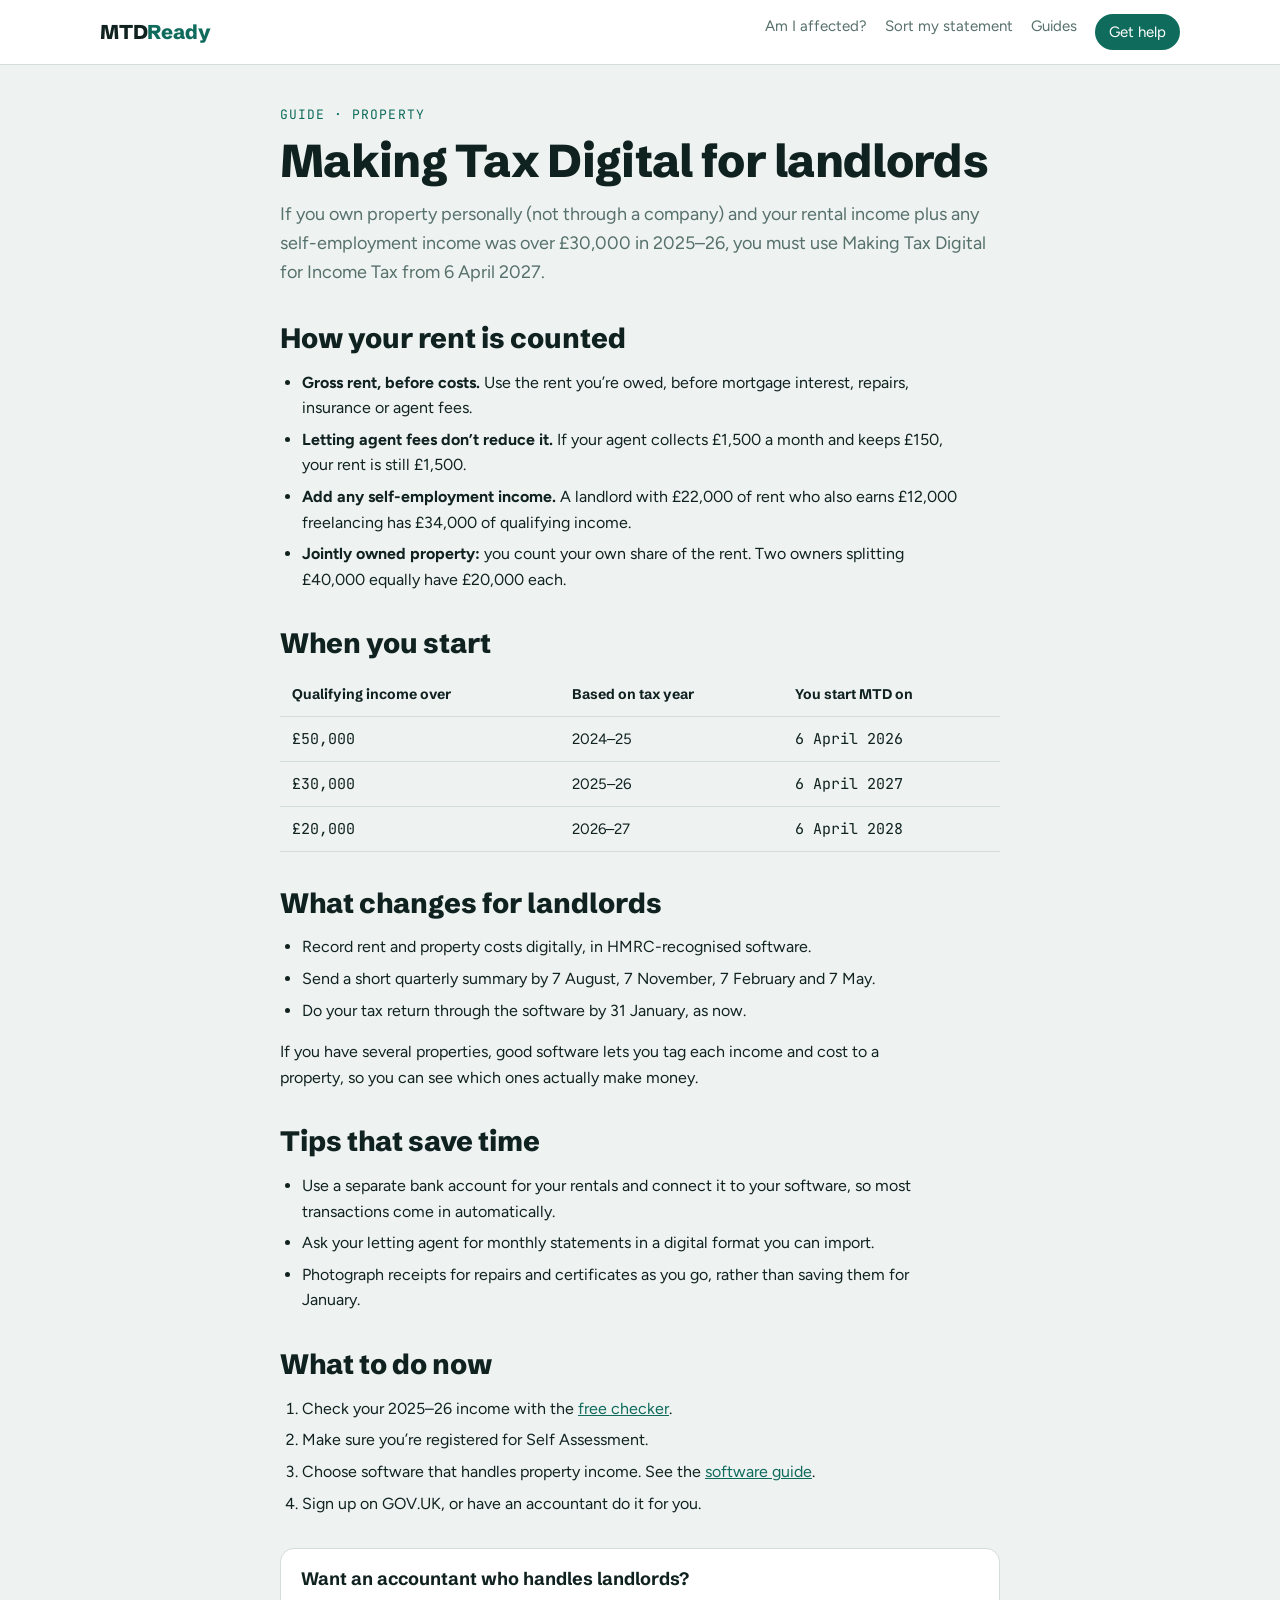
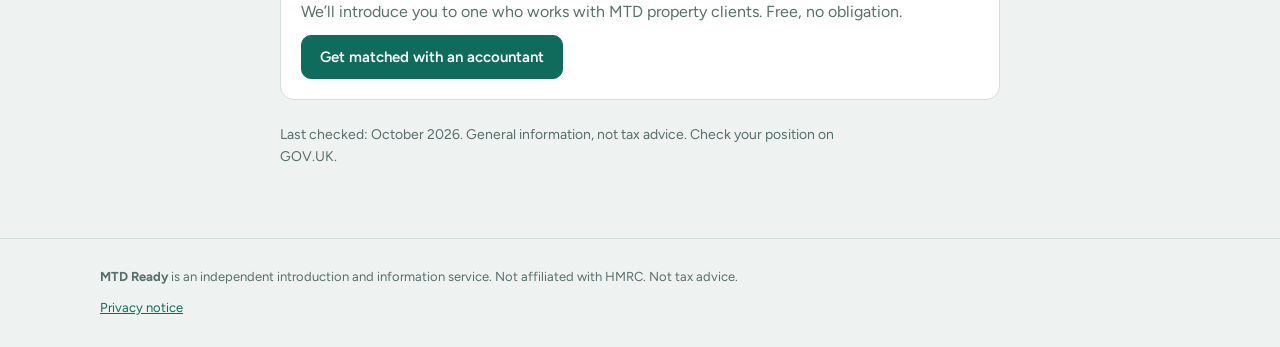
<file: mtd-landlords.html>
<!doctype html>
<html lang="en-GB">
<head>
<meta charset="utf-8">
<meta name="viewport" content="width=device-width,initial-scale=1,viewport-fit=cover">
<title>Making Tax Digital for landlords — MTD Ready</title>
<meta name="description" content="Landlord with rental income over £30,000? From 6 April 2027 you must use Making Tax Digital. How rent is counted, joint ownership, letting agents and what to do now.">
<link rel="stylesheet" href="https://fonts.googleapis.com/css2?family=Schibsted+Grotesk:wght@500;700;800&family=Figtree:wght@400;600&family=JetBrains+Mono:wght@500&display=swap">
<link rel="stylesheet" href="style.css">
</head>
<body>
<header class="site-head gutter">
  <div class="wrap">
    <a class="logo" href="index.html">MTD<span>Ready</span></a>
    <nav class="nav" aria-label="Main">
      <a href="index.html">Am I affected?</a>
      <a href="autopilot.html">Sort my statement</a>
      <a href="index.html#guides">Guides</a>
      <a class="btn-sm" href="index.html#help">Get help</a>
    </nav>
  </div>
</header>

<main class="gutter">
  <article class="narrow article">
    <div class="eyebrow">Guide · Property</div>
    <h1>Making Tax Digital for landlords</h1>
    <p class="lede">If you own property personally (not through a company) and your rental income plus any self-employment income was over £30,000 in 2025–26, you must use Making Tax Digital for Income Tax from 6 April 2027.</p>

    <h2>How your rent is counted</h2>
    <ul>
      <li><b>Gross rent, before costs.</b> Use the rent you’re owed, before mortgage interest, repairs, insurance or agent fees.</li>
      <li><b>Letting agent fees don’t reduce it.</b> If your agent collects £1,500 a month and keeps £150, your rent is still £1,500.</li>
      <li><b>Add any self-employment income.</b> A landlord with £22,000 of rent who also earns £12,000 freelancing has £34,000 of qualifying income.</li>
      <li><b>Jointly owned property:</b> you count your own share of the rent. Two owners splitting £40,000 equally have £20,000 each.</li>
    </ul>

    <h2>When you start</h2>
    <div class="table-wrap"><table>
      <thead><tr><th>Qualifying income over</th><th>Based on tax year</th><th>You start MTD on</th></tr></thead>
      <tbody>
        <tr><td class="mono">£50,000</td><td>2024–25</td><td class="mono">6 April 2026</td></tr>
        <tr><td class="mono">£30,000</td><td>2025–26</td><td class="mono">6 April 2027</td></tr>
        <tr><td class="mono">£20,000</td><td>2026–27</td><td class="mono">6 April 2028</td></tr>
      </tbody>
    </table></div>

    <h2>What changes for landlords</h2>
    <ul>
      <li>Record rent and property costs digitally, in HMRC-recognised software.</li>
      <li>Send a short quarterly summary by 7 August, 7 November, 7 February and 7 May.</li>
      <li>Do your tax return through the software by 31 January, as now.</li>
    </ul>
    <p>If you have several properties, good software lets you tag each income and cost to a property, so you can see which ones actually make money.</p>

    <h2>Tips that save time</h2>
    <ul>
      <li>Use a separate bank account for your rentals and connect it to your software, so most transactions come in automatically.</li>
      <li>Ask your letting agent for monthly statements in a digital format you can import.</li>
      <li>Photograph receipts for repairs and certificates as you go, rather than saving them for January.</li>
    </ul>

    <h2>What to do now</h2>
    <ol>
      <li>Check your 2025–26 income with the <a href="index.html">free checker</a>.</li>
      <li>Make sure you’re registered for Self Assessment.</li>
      <li>Choose software that handles property income. See the <a href="mtd-software.html">software guide</a>.</li>
      <li>Sign up on GOV.UK, or have an accountant do it for you.</li>
    </ol>

    <div class="callout">
      <h3>Want an accountant who handles landlords?</h3>
      <p class="muted" style="margin:0">We’ll introduce you to one who works with MTD property clients. Free, no obligation.</p>
      <div><a class="btn primary" href="index.html#help">Get matched with an accountant</a></div>
    </div>
    <p class="small muted" style="margin-top:24px">Last checked: October 2026. General information, not tax advice. Check your position on GOV.UK.</p>
  </article>
</main>

<footer class="site-foot gutter">
  <div class="wrap">
    <p><b>MTD Ready</b> is an independent introduction and information service. Not affiliated with HMRC. Not tax advice.</p>
    <p><a href="privacy.html">Privacy notice</a></p>
  </div>
</footer>
</body>
</html>
</file>
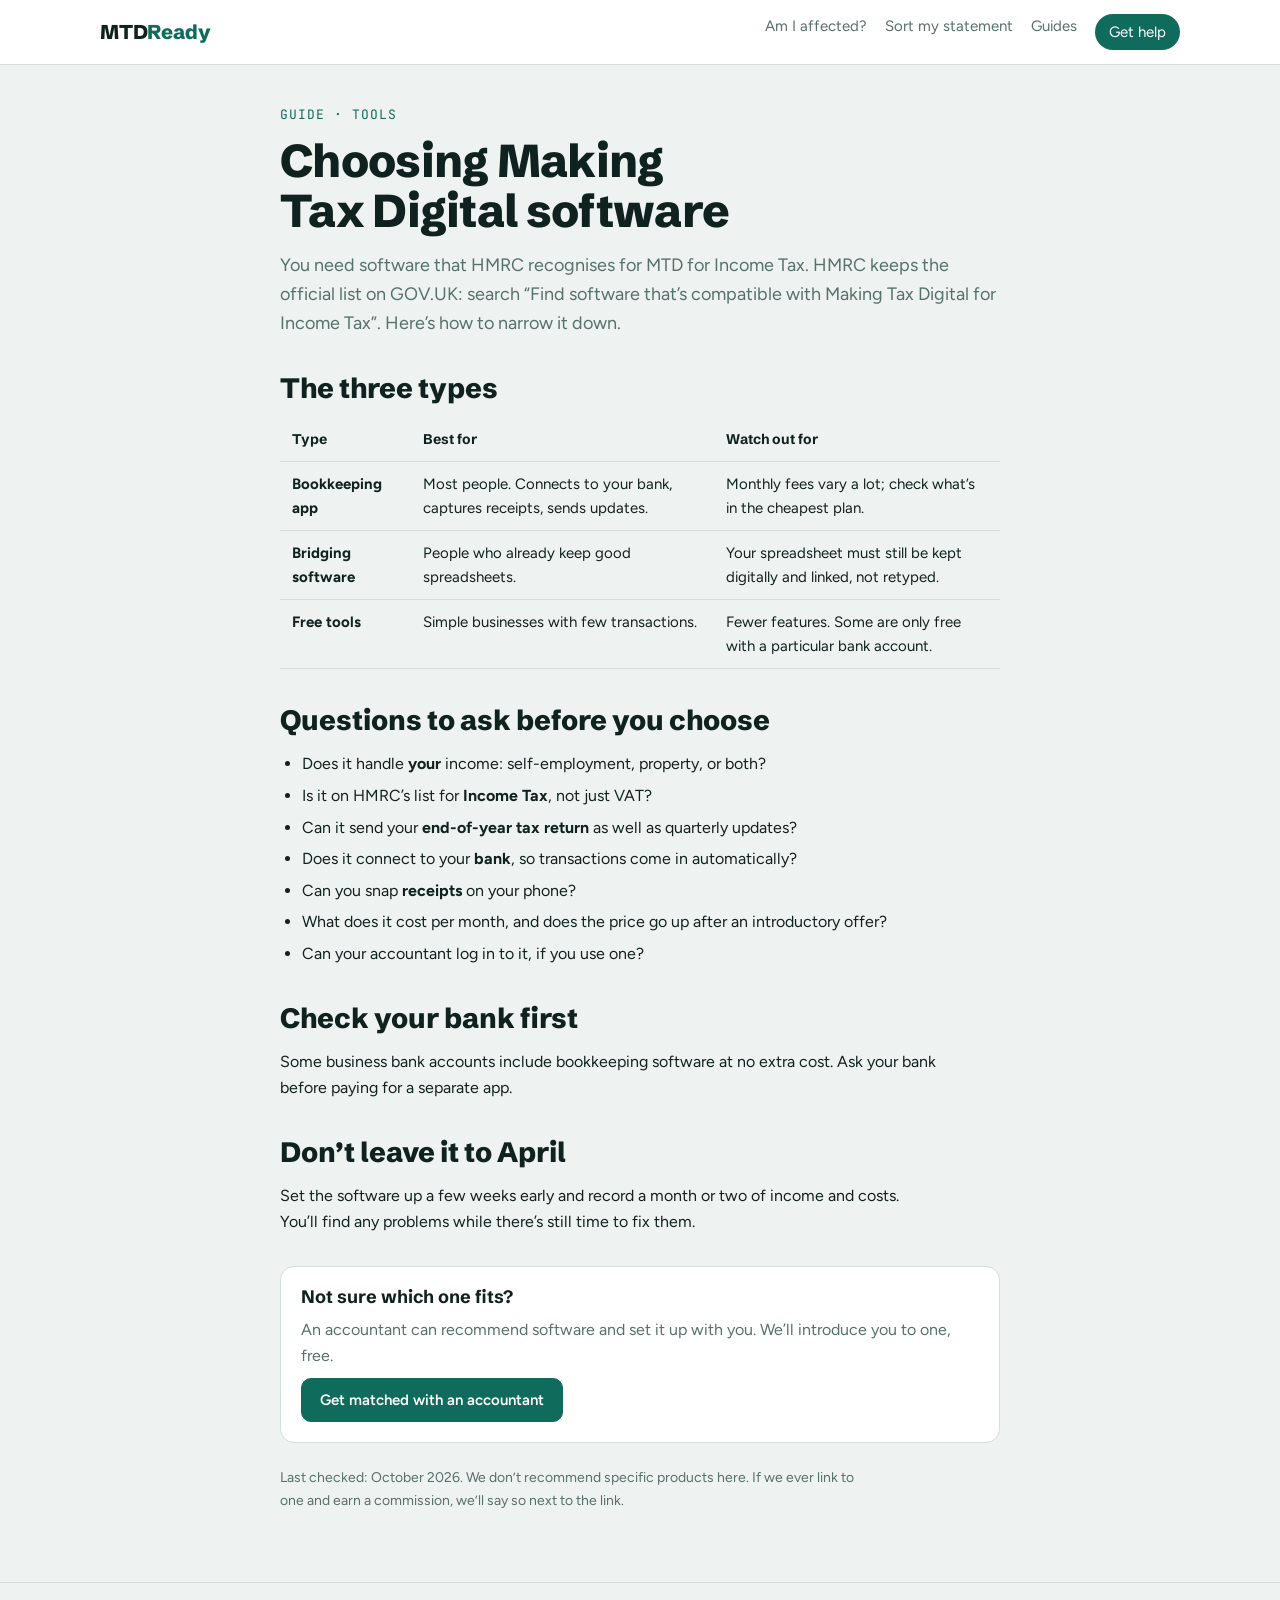
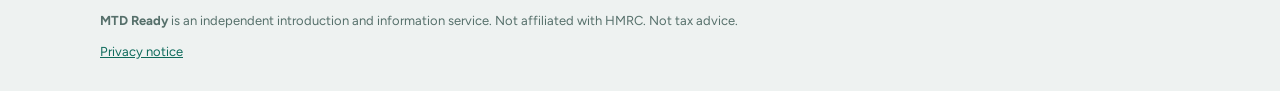
<file: mtd-software.html>
<!doctype html>
<html lang="en-GB">
<head>
<meta charset="utf-8">
<meta name="viewport" content="width=device-width,initial-scale=1,viewport-fit=cover">
<title>Choosing Making Tax Digital software — MTD Ready</title>
<meta name="description" content="What MTD for Income Tax software has to do, the different types (including free and spreadsheet options), and how to choose the right one.">
<link rel="stylesheet" href="https://fonts.googleapis.com/css2?family=Schibsted+Grotesk:wght@500;700;800&family=Figtree:wght@400;600&family=JetBrains+Mono:wght@500&display=swap">
<link rel="stylesheet" href="style.css">
</head>
<body>
<header class="site-head gutter">
  <div class="wrap">
    <a class="logo" href="index.html">MTD<span>Ready</span></a>
    <nav class="nav" aria-label="Main">
      <a href="index.html">Am I affected?</a>
      <a href="autopilot.html">Sort my statement</a>
      <a href="index.html#guides">Guides</a>
      <a class="btn-sm" href="index.html#help">Get help</a>
    </nav>
  </div>
</header>

<main class="gutter">
  <article class="narrow article">
    <div class="eyebrow">Guide · Tools</div>
    <h1>Choosing Making Tax Digital software</h1>
    <p class="lede">You need software that HMRC recognises for MTD for Income Tax. HMRC keeps the official list on GOV.UK: search “Find software that’s compatible with Making Tax Digital for Income Tax”. Here’s how to narrow it down.</p>

    <h2>The three types</h2>
    <div class="table-wrap"><table>
      <thead><tr><th>Type</th><th>Best for</th><th>Watch out for</th></tr></thead>
      <tbody>
        <tr><td><b>Bookkeeping app</b></td><td>Most people. Connects to your bank, captures receipts, sends updates.</td><td>Monthly fees vary a lot; check what’s in the cheapest plan.</td></tr>
        <tr><td><b>Bridging software</b></td><td>People who already keep good spreadsheets.</td><td>Your spreadsheet must still be kept digitally and linked, not retyped.</td></tr>
        <tr><td><b>Free tools</b></td><td>Simple businesses with few transactions.</td><td>Fewer features. Some are only free with a particular bank account.</td></tr>
      </tbody>
    </table></div>

    <h2>Questions to ask before you choose</h2>
    <ul>
      <li>Does it handle <b>your</b> income: self-employment, property, or both?</li>
      <li>Is it on HMRC’s list for <b>Income Tax</b>, not just VAT?</li>
      <li>Can it send your <b>end-of-year tax return</b> as well as quarterly updates?</li>
      <li>Does it connect to your <b>bank</b>, so transactions come in automatically?</li>
      <li>Can you snap <b>receipts</b> on your phone?</li>
      <li>What does it cost per month, and does the price go up after an introductory offer?</li>
      <li>Can your accountant log in to it, if you use one?</li>
    </ul>

    <h2>Check your bank first</h2>
    <p>Some business bank accounts include bookkeeping software at no extra cost. Ask your bank before paying for a separate app.</p>

    <h2>Don’t leave it to April</h2>
    <p>Set the software up a few weeks early and record a month or two of income and costs. You’ll find any problems while there’s still time to fix them.</p>

    <div class="callout">
      <h3>Not sure which one fits?</h3>
      <p class="muted" style="margin:0">An accountant can recommend software and set it up with you. We’ll introduce you to one, free.</p>
      <div><a class="btn primary" href="index.html#help">Get matched with an accountant</a></div>
    </div>
    <p class="small muted" style="margin-top:24px">Last checked: October 2026. We don’t recommend specific products here. If we ever link to one and earn a commission, we’ll say so next to the link.</p>
  </article>
</main>

<footer class="site-foot gutter">
  <div class="wrap">
    <p><b>MTD Ready</b> is an independent introduction and information service. Not affiliated with HMRC. Not tax advice.</p>
    <p><a href="privacy.html">Privacy notice</a></p>
  </div>
</footer>
</body>
</html>
</file>
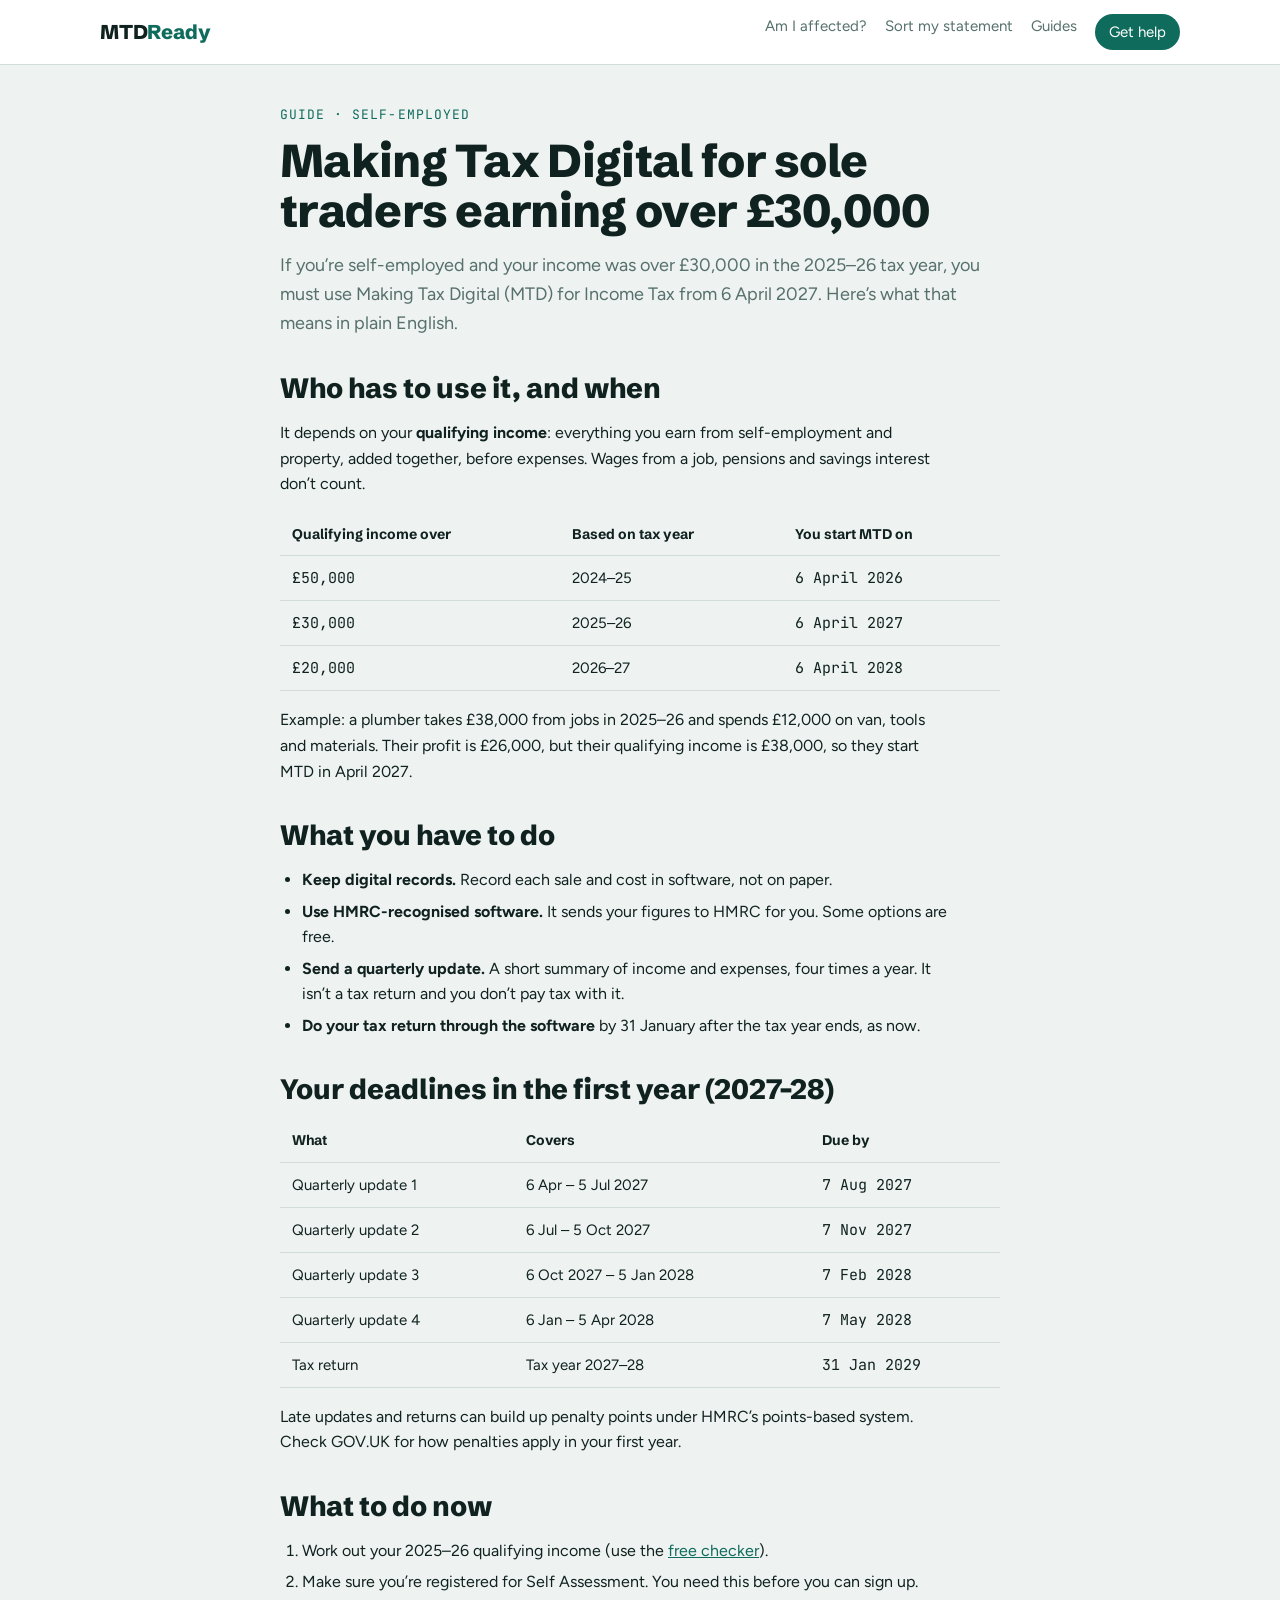
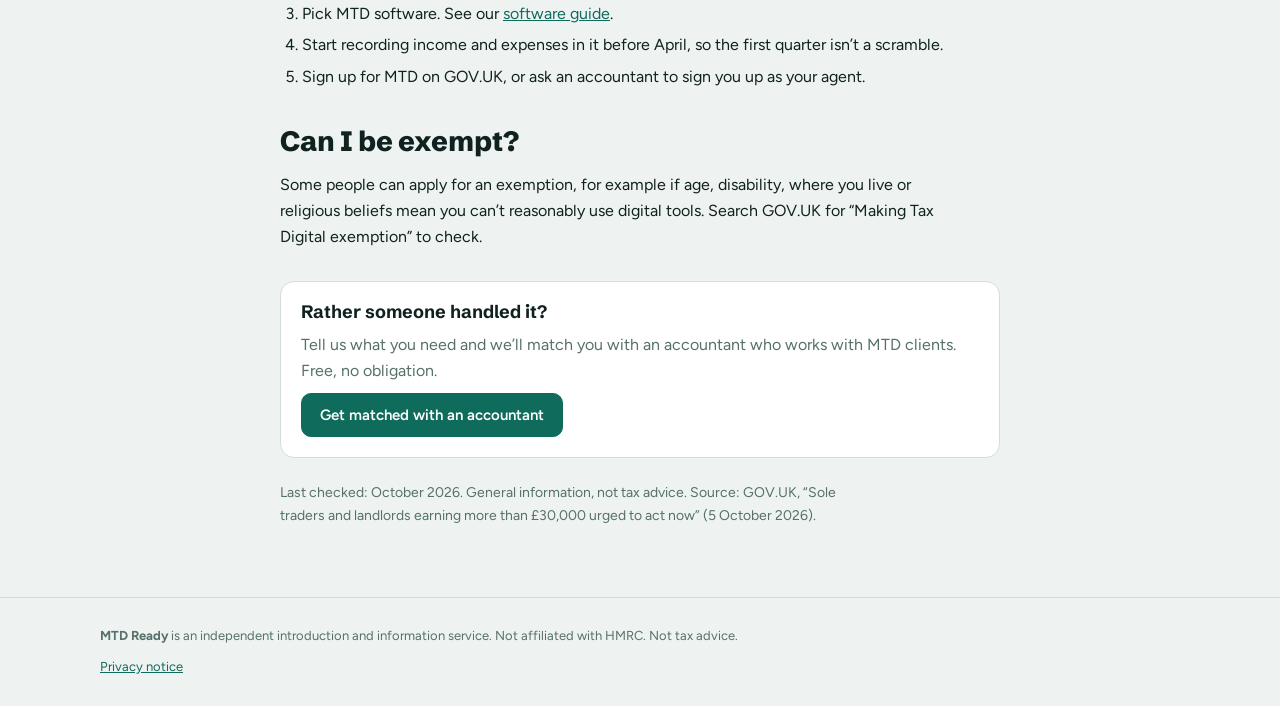
<file: mtd-sole-traders.html>
<!doctype html>
<html lang="en-GB">
<head>
<meta charset="utf-8">
<meta name="viewport" content="width=device-width,initial-scale=1,viewport-fit=cover">
<title>Making Tax Digital for sole traders earning over £30,000 — MTD Ready</title>
<meta name="description" content="Self-employed with income over £30,000? From 6 April 2027 you must use Making Tax Digital for Income Tax. Who's in, the dates, and what to do now.">
<link rel="stylesheet" href="https://fonts.googleapis.com/css2?family=Schibsted+Grotesk:wght@500;700;800&family=Figtree:wght@400;600&family=JetBrains+Mono:wght@500&display=swap">
<link rel="stylesheet" href="style.css">
</head>
<body>
<header class="site-head gutter">
  <div class="wrap">
    <a class="logo" href="index.html">MTD<span>Ready</span></a>
    <nav class="nav" aria-label="Main">
      <a href="index.html">Am I affected?</a>
      <a href="autopilot.html">Sort my statement</a>
      <a href="index.html#guides">Guides</a>
      <a class="btn-sm" href="index.html#help">Get help</a>
    </nav>
  </div>
</header>

<main class="gutter">
  <article class="narrow article">
    <div class="eyebrow">Guide · Self-employed</div>
    <h1>Making Tax Digital for sole traders earning over £30,000</h1>
    <p class="lede">If you’re self-employed and your income was over £30,000 in the 2025–26 tax year, you must use Making Tax Digital (MTD) for Income Tax from 6 April 2027. Here’s what that means in plain English.</p>

    <h2>Who has to use it, and when</h2>
    <p>It depends on your <b>qualifying income</b>: everything you earn from self-employment and property, added together, before expenses. Wages from a job, pensions and savings interest don’t count.</p>
    <div class="table-wrap"><table>
      <thead><tr><th>Qualifying income over</th><th>Based on tax year</th><th>You start MTD on</th></tr></thead>
      <tbody>
        <tr><td class="mono">£50,000</td><td>2024–25</td><td class="mono">6 April 2026</td></tr>
        <tr><td class="mono">£30,000</td><td>2025–26</td><td class="mono">6 April 2027</td></tr>
        <tr><td class="mono">£20,000</td><td>2026–27</td><td class="mono">6 April 2028</td></tr>
      </tbody>
    </table></div>
    <p>Example: a plumber takes £38,000 from jobs in 2025–26 and spends £12,000 on van, tools and materials. Their profit is £26,000, but their qualifying income is £38,000, so they start MTD in April 2027.</p>

    <h2>What you have to do</h2>
    <ul>
      <li><b>Keep digital records.</b> Record each sale and cost in software, not on paper.</li>
      <li><b>Use HMRC-recognised software.</b> It sends your figures to HMRC for you. Some options are free.</li>
      <li><b>Send a quarterly update.</b> A short summary of income and expenses, four times a year. It isn’t a tax return and you don’t pay tax with it.</li>
      <li><b>Do your tax return through the software</b> by 31 January after the tax year ends, as now.</li>
    </ul>

    <h2>Your deadlines in the first year (2027–28)</h2>
    <div class="table-wrap"><table>
      <thead><tr><th>What</th><th>Covers</th><th>Due by</th></tr></thead>
      <tbody>
        <tr><td>Quarterly update 1</td><td>6 Apr – 5 Jul 2027</td><td class="mono">7 Aug 2027</td></tr>
        <tr><td>Quarterly update 2</td><td>6 Jul – 5 Oct 2027</td><td class="mono">7 Nov 2027</td></tr>
        <tr><td>Quarterly update 3</td><td>6 Oct 2027 – 5 Jan 2028</td><td class="mono">7 Feb 2028</td></tr>
        <tr><td>Quarterly update 4</td><td>6 Jan – 5 Apr 2028</td><td class="mono">7 May 2028</td></tr>
        <tr><td>Tax return</td><td>Tax year 2027–28</td><td class="mono">31 Jan 2029</td></tr>
      </tbody>
    </table></div>
    <p>Late updates and returns can build up penalty points under HMRC’s points-based system. Check GOV.UK for how penalties apply in your first year.</p>

    <h2>What to do now</h2>
    <ol>
      <li>Work out your 2025–26 qualifying income (use the <a href="index.html">free checker</a>).</li>
      <li>Make sure you’re registered for Self Assessment. You need this before you can sign up.</li>
      <li>Pick MTD software. See our <a href="mtd-software.html">software guide</a>.</li>
      <li>Start recording income and expenses in it before April, so the first quarter isn’t a scramble.</li>
      <li>Sign up for MTD on GOV.UK, or ask an accountant to sign you up as your agent.</li>
    </ol>

    <h2>Can I be exempt?</h2>
    <p>Some people can apply for an exemption, for example if age, disability, where you live or religious beliefs mean you can’t reasonably use digital tools. Search GOV.UK for “Making Tax Digital exemption” to check.</p>

    <div class="callout">
      <h3>Rather someone handled it?</h3>
      <p class="muted" style="margin:0">Tell us what you need and we’ll match you with an accountant who works with MTD clients. Free, no obligation.</p>
      <div><a class="btn primary" href="index.html#help">Get matched with an accountant</a></div>
    </div>
    <p class="small muted" style="margin-top:24px">Last checked: October 2026. General information, not tax advice. Source: GOV.UK, “Sole traders and landlords earning more than £30,000 urged to act now” (5 October 2026).</p>
  </article>
</main>

<footer class="site-foot gutter">
  <div class="wrap">
    <p><b>MTD Ready</b> is an independent introduction and information service. Not affiliated with HMRC. Not tax advice.</p>
    <p><a href="privacy.html">Privacy notice</a></p>
  </div>
</footer>
</body>
</html>
</file>
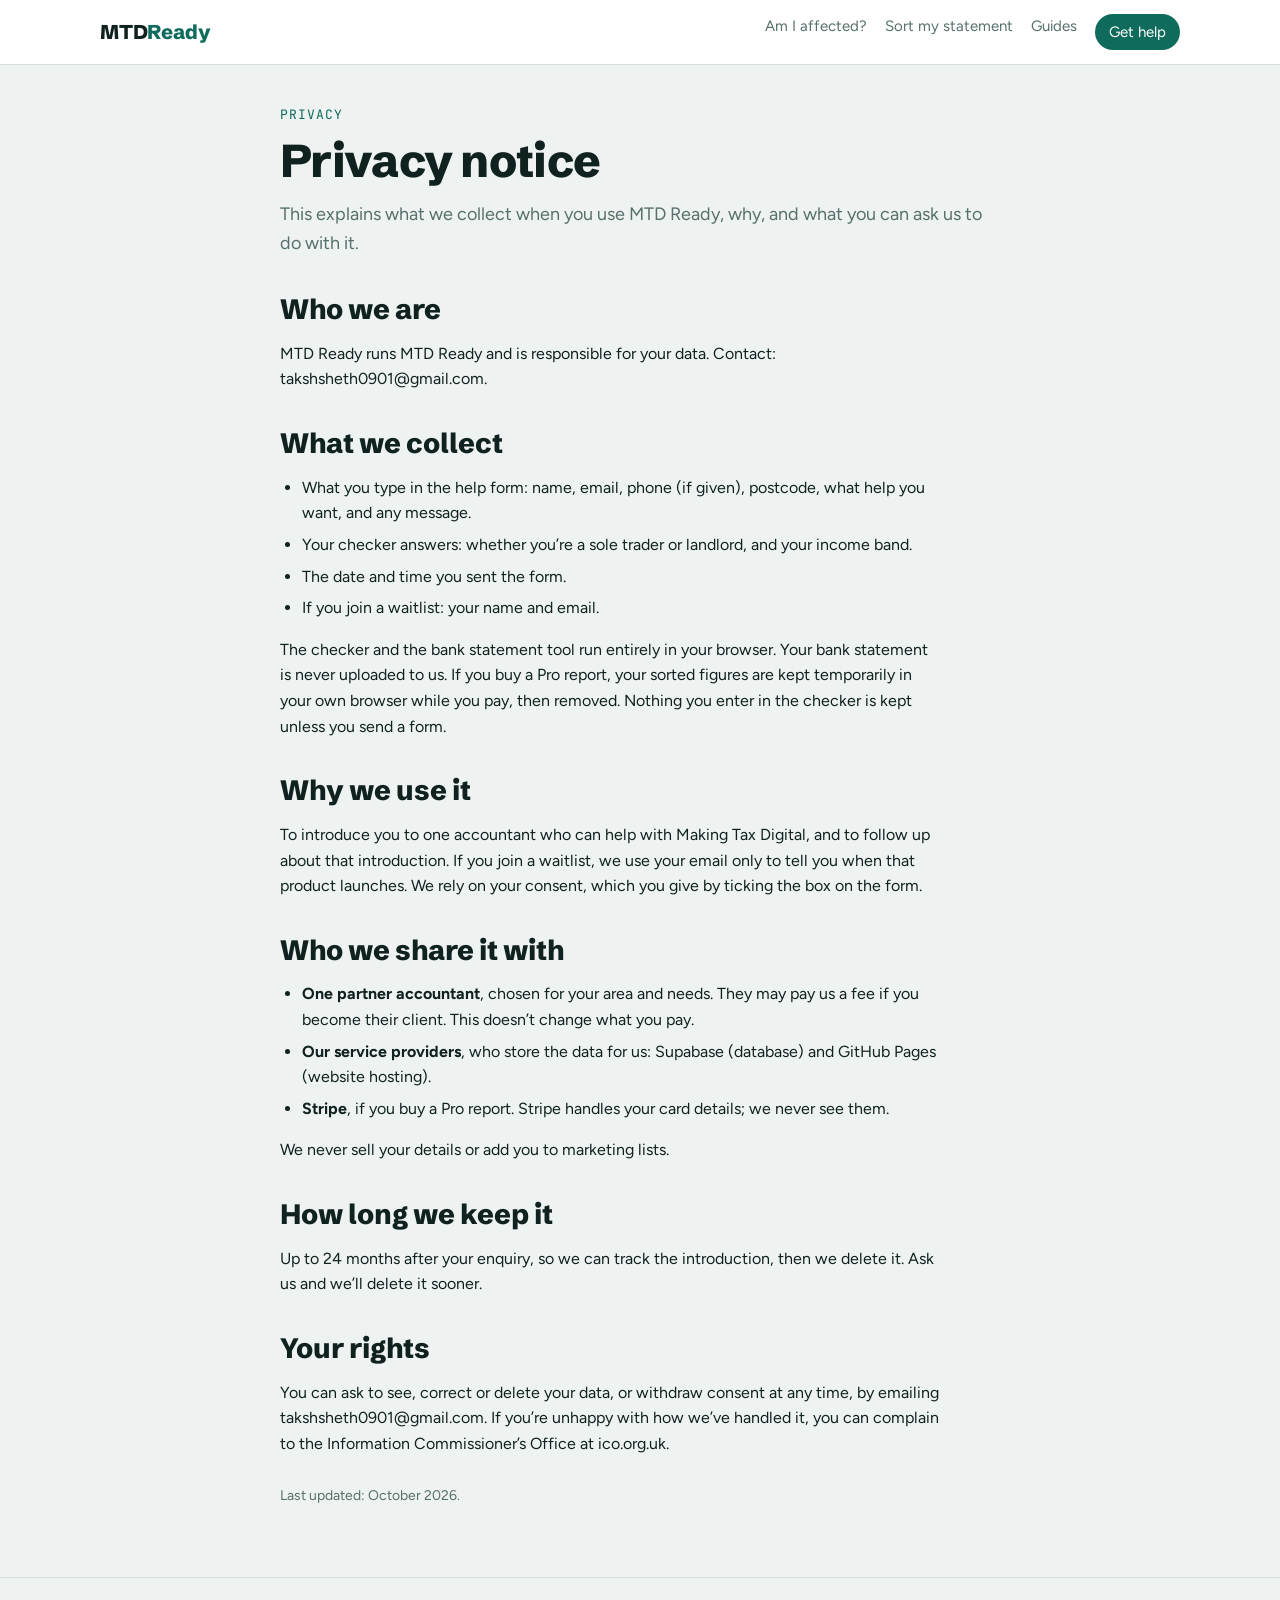
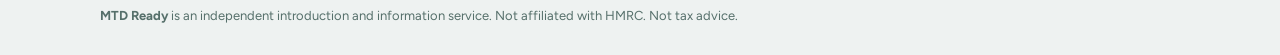
<file: privacy.html>
<!doctype html>
<html lang="en-GB">
<head>
<meta charset="utf-8">
<meta name="viewport" content="width=device-width,initial-scale=1,viewport-fit=cover">
<title>Privacy notice — MTD Ready</title>
<link rel="stylesheet" href="https://fonts.googleapis.com/css2?family=Schibsted+Grotesk:wght@500;700;800&family=Figtree:wght@400;600&family=JetBrains+Mono:wght@500&display=swap">
<link rel="stylesheet" href="style.css">
</head>
<body>
<header class="site-head gutter">
  <div class="wrap">
    <a class="logo" href="index.html">MTD<span>Ready</span></a>
    <nav class="nav" aria-label="Main">
      <a href="index.html">Am I affected?</a>
      <a href="autopilot.html">Sort my statement</a>
      <a href="index.html#guides">Guides</a>
      <a class="btn-sm" href="index.html#help">Get help</a>
    </nav>
  </div>
</header>

<main class="gutter">
  <article class="narrow article">
    <div class="eyebrow">Privacy</div>
    <h1>Privacy notice</h1>
    <p class="lede">This explains what we collect when you use MTD Ready, why, and what you can ask us to do with it.</p>

    <h2>Who we are</h2>
    <p><span class="biz"></span> runs MTD Ready and is responsible for your data. Contact: <span class="mail"></span>.</p>

    <h2>What we collect</h2>
    <ul>
      <li>What you type in the help form: name, email, phone (if given), postcode, what help you want, and any message.</li>
      <li>Your checker answers: whether you’re a sole trader or landlord, and your income band.</li>
      <li>The date and time you sent the form.</li>
      <li>If you join a waitlist: your name and email.</li>
    </ul>
    <p>The checker and the bank statement tool run entirely in your browser. Your bank statement is never uploaded to us. If you buy a Pro report, your sorted figures are kept temporarily in your own browser while you pay, then removed. Nothing you enter in the checker is kept unless you send a form.</p>

    <h2>Why we use it</h2>
    <p>To introduce you to one accountant who can help with Making Tax Digital, and to follow up about that introduction. If you join a waitlist, we use your email only to tell you when that product launches. We rely on your consent, which you give by ticking the box on the form.</p>

    <h2>Who we share it with</h2>
    <ul>
      <li><b>One partner accountant</b>, chosen for your area and needs. They may pay us a fee if you become their client. This doesn’t change what you pay.</li>
      <li><b>Our service providers</b>, who store the data for us: Supabase (database) and GitHub Pages (website hosting).</li>
      <li><b>Stripe</b>, if you buy a Pro report. Stripe handles your card details; we never see them.</li>
    </ul>
    <p>We never sell your details or add you to marketing lists.</p>

    <h2>How long we keep it</h2>
    <p>Up to 24 months after your enquiry, so we can track the introduction, then we delete it. Ask us and we’ll delete it sooner.</p>

    <h2>Your rights</h2>
    <p>You can ask to see, correct or delete your data, or withdraw consent at any time, by emailing <span class="mail"></span>. If you’re unhappy with how we’ve handled it, you can complain to the Information Commissioner’s Office at ico.org.uk.</p>

    <p class="small muted" style="margin-top:28px">Last updated: October 2026.</p>
  </article>
</main>

<footer class="site-foot gutter">
  <div class="wrap"><p><b>MTD Ready</b> is an independent introduction and information service. Not affiliated with HMRC. Not tax advice.</p></div>
</footer>
<script src="config.js"></script>
<script>
  (function(){ var C = window.MTD_CONFIG || {};
    document.querySelectorAll(".biz").forEach(function(e){ e.textContent = C.BUSINESS_NAME || "MTD Ready"; });
    document.querySelectorAll(".mail").forEach(function(e){ e.textContent = C.CONTACT_EMAIL || ""; });
  })();
</script>
</body>
</html>
</file>
<file: style.css>
/* MTD Ready — shared styles.
   Layout: a calm, ledger-like site. One accent (deep teal), quarterly dates set in mono. */
:root{
  --bg:#eef2f1; --surface:#ffffff; --ink:#10221f; --muted:#56706b; --line:#d3dedb;
  --accent:#0f6b5c; --accent-ink:#ffffff; --accent-soft:#dcefea;
  --ok:#1d7a4a; --warn:#a45f00; --bad:#b4232a;
  --ok-soft:#e0f2e7; --warn-soft:#f8ecd6; --bad-soft:#f9e1e2;
  --display:"Schibsted Grotesk",system-ui,sans-serif;
  --body:"Figtree",system-ui,sans-serif;
  --mono:"JetBrains Mono",ui-monospace,monospace;
  color-scheme:light;
}
@media (prefers-color-scheme:dark){:root{
  --bg:#0c1715; --surface:#13221f; --ink:#e4efec; --muted:#93aaa4; --line:#243934;
  --accent:#5fd0b8; --accent-ink:#06201b; --accent-soft:#163430;
  --ok:#62cf92; --warn:#eeb054; --bad:#ff7e83;
  --ok-soft:#153222; --warn-soft:#33270f; --bad-soft:#3a1719; color-scheme:dark}}

*{box-sizing:border-box}
html{-webkit-text-size-adjust:100%}
body{margin:0;background:var(--bg);color:var(--ink);font-family:var(--body);font-size:16px;line-height:1.6}
img{max-width:100%}
[hidden]{display:none!important}
a{color:var(--accent)}
a:focus-visible,button:focus-visible,input:focus-visible,select:focus-visible,textarea:focus-visible{outline:3px solid var(--accent);outline-offset:2px}
.gutter{padding-left:max(16px,env(safe-area-inset-left,0px));padding-right:max(16px,env(safe-area-inset-right,0px))}
.wrap{max-width:1080px;margin:0 auto}
.narrow{max-width:720px;margin:0 auto}

/* Header */
.site-head{border-bottom:1px solid var(--line);background:var(--surface)}
.site-head .wrap{display:flex;flex-wrap:wrap;align-items:center;justify-content:space-between;gap:12px;padding-block:14px}
.logo{font-family:var(--display);font-weight:800;font-size:20px;color:var(--ink);text-decoration:none;letter-spacing:-.01em}
.logo span{color:var(--accent)}
.nav{display:flex;flex-wrap:wrap;gap:6px 18px;font-size:15px}
.nav a{color:var(--muted);text-decoration:none}
.nav a:hover,.nav a[aria-current="page"]{color:var(--ink)}
.nav a.btn-sm{color:var(--accent-ink);background:var(--accent);padding:6px 14px;border-radius:999px}

/* Type */
h1,h2,h3{font-family:var(--display);line-height:1.1;text-wrap:balance;margin:0}
h1{font-weight:800;font-size:clamp(32px,5.4vw,54px);letter-spacing:-.015em}
h2{font-weight:800;font-size:clamp(24px,3.4vw,34px)}
h3{font-weight:700;font-size:18px}
.eyebrow{font-family:var(--mono);font-size:13px;letter-spacing:.08em;text-transform:uppercase;color:var(--accent)}
.lede{color:var(--muted);font-size:18px;max-width:60ch;margin:0}
.muted{color:var(--muted)}
.small{font-size:14px}
.mono{font-family:var(--mono);font-variant-numeric:tabular-nums}

section{padding-block:48px}
.stack{display:grid;gap:14px}

/* Buttons */
.btn{font:600 15px var(--body);border-radius:10px;padding:12px 18px;cursor:pointer;border:1px solid var(--accent);text-decoration:none;display:inline-block;text-align:center}
.btn.primary{background:var(--accent);color:var(--accent-ink)}
.btn.ghost{background:transparent;color:var(--accent)}
.btn:disabled{opacity:.6;cursor:wait}
.row{display:flex;flex-wrap:wrap;gap:10px;align-items:center}

/* Checker */
.checker{display:grid;grid-template-columns:minmax(0,1fr) minmax(0,1.15fr);gap:28px;align-items:start;margin-top:28px}
@media (max-width:840px){.checker{grid-template-columns:minmax(0,1fr)}}
fieldset{border:0;margin:0;padding:0;display:grid;gap:10px;min-width:0}
legend{font-family:var(--display);font-weight:700;font-size:18px;margin-bottom:6px;padding:0}
.hint{font-size:14px;color:var(--muted);margin:0}
.chips{display:flex;flex-wrap:wrap;gap:8px}
.chips label{cursor:pointer;position:relative}
.chips input{position:absolute;opacity:0;pointer-events:none}
.chips span{display:inline-block;padding:8px 14px;border:1px solid var(--line);border-radius:999px;background:var(--surface);font-size:15px}
.chips input:checked + span{background:var(--accent);border-color:var(--accent);color:var(--accent-ink)}
.chips input:focus-visible + span{outline:3px solid var(--accent);outline-offset:2px}
.money{display:flex;align-items:center;border:1px solid var(--line);border-radius:10px;background:var(--surface);max-width:280px}
.money b{font-family:var(--mono);padding-left:14px;color:var(--muted)}
.money input{font:500 22px var(--mono);color:var(--ink);background:transparent;border:0;padding:12px 14px 12px 6px;width:100%;font-variant-numeric:tabular-nums}
.money input:focus{outline:none}.money:focus-within{outline:3px solid var(--accent);outline-offset:2px}
input[type=range]{width:100%;max-width:420px;accent-color:var(--accent)}
.scale{display:flex;justify-content:space-between;max-width:420px;font:12px var(--mono);color:var(--muted)}

.card{background:var(--surface);border:1px solid var(--line);border-radius:16px;padding:24px;display:grid;gap:18px;min-width:0}
.pill{justify-self:start;font-size:13px;font-weight:600;padding:4px 12px;border-radius:999px;display:inline-block}
.pill.ok{background:var(--ok-soft);color:var(--ok)}
.pill.warn{background:var(--warn-soft);color:var(--warn)}
.pill.bad{background:var(--bad-soft);color:var(--bad)}
.pill.info{background:var(--accent-soft);color:var(--accent)}
.verdict{display:grid;gap:6px}
.verdict h2{font-size:clamp(22px,3.2vw,32px)}
.verdict p{margin:0;color:var(--muted)}
.cal{display:grid;grid-template-columns:repeat(5,minmax(0,1fr));gap:6px}
@media (max-width:520px){.cal{grid-template-columns:repeat(2,minmax(0,1fr))}}
.cal div{border:1px solid var(--line);border-radius:10px;padding:10px;display:grid;gap:2px;font-size:13px}
.cal div b{font-family:var(--mono);font-weight:500;font-size:14px}
.cal div span{color:var(--muted)}
.cal div.next{border-color:var(--accent);background:var(--accent-soft)}

/* Forms */
.form{display:grid;gap:16px}
.form .two{display:grid;grid-template-columns:1fr 1fr;gap:16px}
@media (max-width:560px){.form .two{grid-template-columns:1fr}}
.field{display:grid;gap:6px;min-width:0}
.field label{font-weight:600;font-size:15px}
.field input,.field select,.field textarea{font:inherit;color:var(--ink);background:var(--surface);border:1px solid var(--line);border-radius:10px;padding:11px 12px;width:100%}
.field textarea{min-height:90px;resize:vertical}
.check{display:flex;gap:10px;align-items:flex-start;font-size:15px}
.check input{margin-top:4px;width:18px;height:18px;flex:none;accent-color:var(--accent)}
.hp{position:absolute;left:-9999px;width:1px;height:1px;overflow:hidden}
.notice{border-radius:10px;padding:12px 14px;font-size:15px}
.notice.ok{background:var(--ok-soft);color:var(--ok)}
.notice.bad{background:var(--bad-soft);color:var(--bad)}
.notice.info{background:var(--accent-soft);color:var(--ink)}

/* Steps */
.steps{list-style:none;margin:0;padding:0;display:grid;grid-template-columns:repeat(3,minmax(0,1fr));gap:20px;counter-reset:s}
@media (max-width:760px){.steps{grid-template-columns:1fr}}
.steps li{counter-increment:s;display:grid;align-content:start;gap:6px;border-top:2px solid var(--accent);padding-top:14px}
.steps li::before{content:counter(s);font:500 14px var(--mono);color:var(--accent)}
.steps p{margin:0;color:var(--muted)}

/* Homepage choices */
.choices{display:grid;grid-template-columns:repeat(3,minmax(0,1fr));gap:16px}
@media (max-width:760px){.choices{grid-template-columns:1fr}}
.choices a{display:grid;gap:8px;align-content:start;text-decoration:none;color:var(--ink);background:var(--bg);border:1px solid var(--line);border-radius:16px;padding:22px}
.choices a:hover{border-color:var(--accent)}
.choices p{margin:0;color:var(--muted);font-size:15px}
.choices .go{font-weight:600;color:var(--accent);margin-top:4px}

/* Guide cards */
.guides{display:grid;grid-template-columns:repeat(3,minmax(0,1fr));gap:16px}
@media (max-width:760px){.guides{grid-template-columns:1fr}}
.guides a{display:grid;gap:6px;text-decoration:none;color:var(--ink);background:var(--surface);border:1px solid var(--line);border-radius:14px;padding:18px}
.guides a:hover{border-color:var(--accent)}
.guides p{margin:0;color:var(--muted);font-size:15px}

/* FAQ */
details{border-bottom:1px solid var(--line);padding-block:14px}
summary{cursor:pointer;font-weight:600;font-size:17px}
details p{margin:10px 0 0;color:var(--muted);max-width:65ch}

/* Article */
.article{padding-block:40px 56px}
.article h1{font-size:clamp(30px,4.6vw,46px);margin:10px 0 14px}
.article h2{font-size:clamp(22px,3vw,28px);margin:36px 0 10px}
.article p,.article li{max-width:66ch}
.article ul,.article ol{padding-left:22px;display:grid;gap:6px}
.table-wrap{overflow-x:auto;margin:14px 0}
table{border-collapse:collapse;width:100%;min-width:480px;font-size:15px}
th,td{text-align:left;padding:10px 12px;border-bottom:1px solid var(--line);vertical-align:top}
th{font-family:var(--display);font-size:14px}
td.mono{white-space:nowrap}
.callout{background:var(--surface);border:1px solid var(--line);border-radius:14px;padding:20px;display:grid;gap:10px;margin-top:32px}

/* Footer */
.site-foot{border-top:1px solid var(--line);padding-block:28px;font-size:13px;color:var(--muted)}
.site-foot .wrap{display:grid;gap:10px}
.site-foot p{margin:0;max-width:80ch}

@media (prefers-reduced-motion:reduce){*{transition:none!important;animation:none!important}}
</file>
